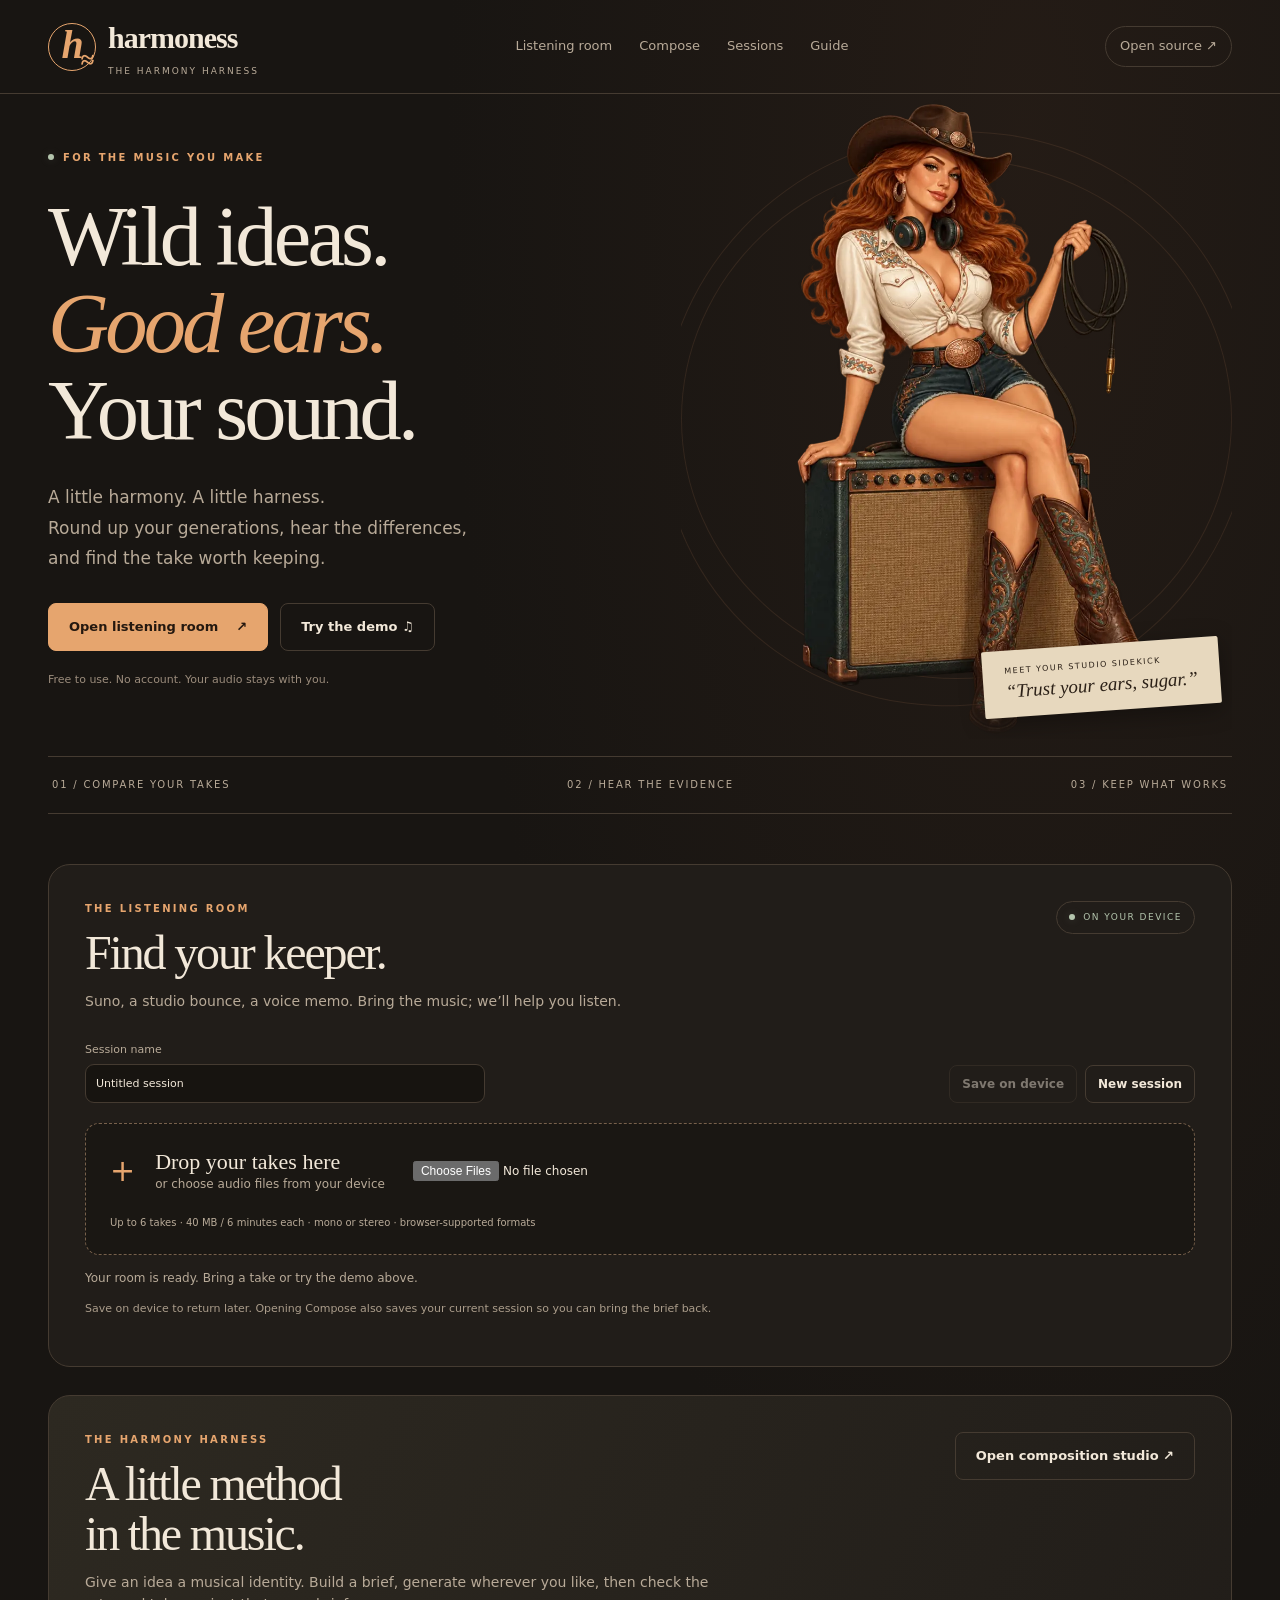
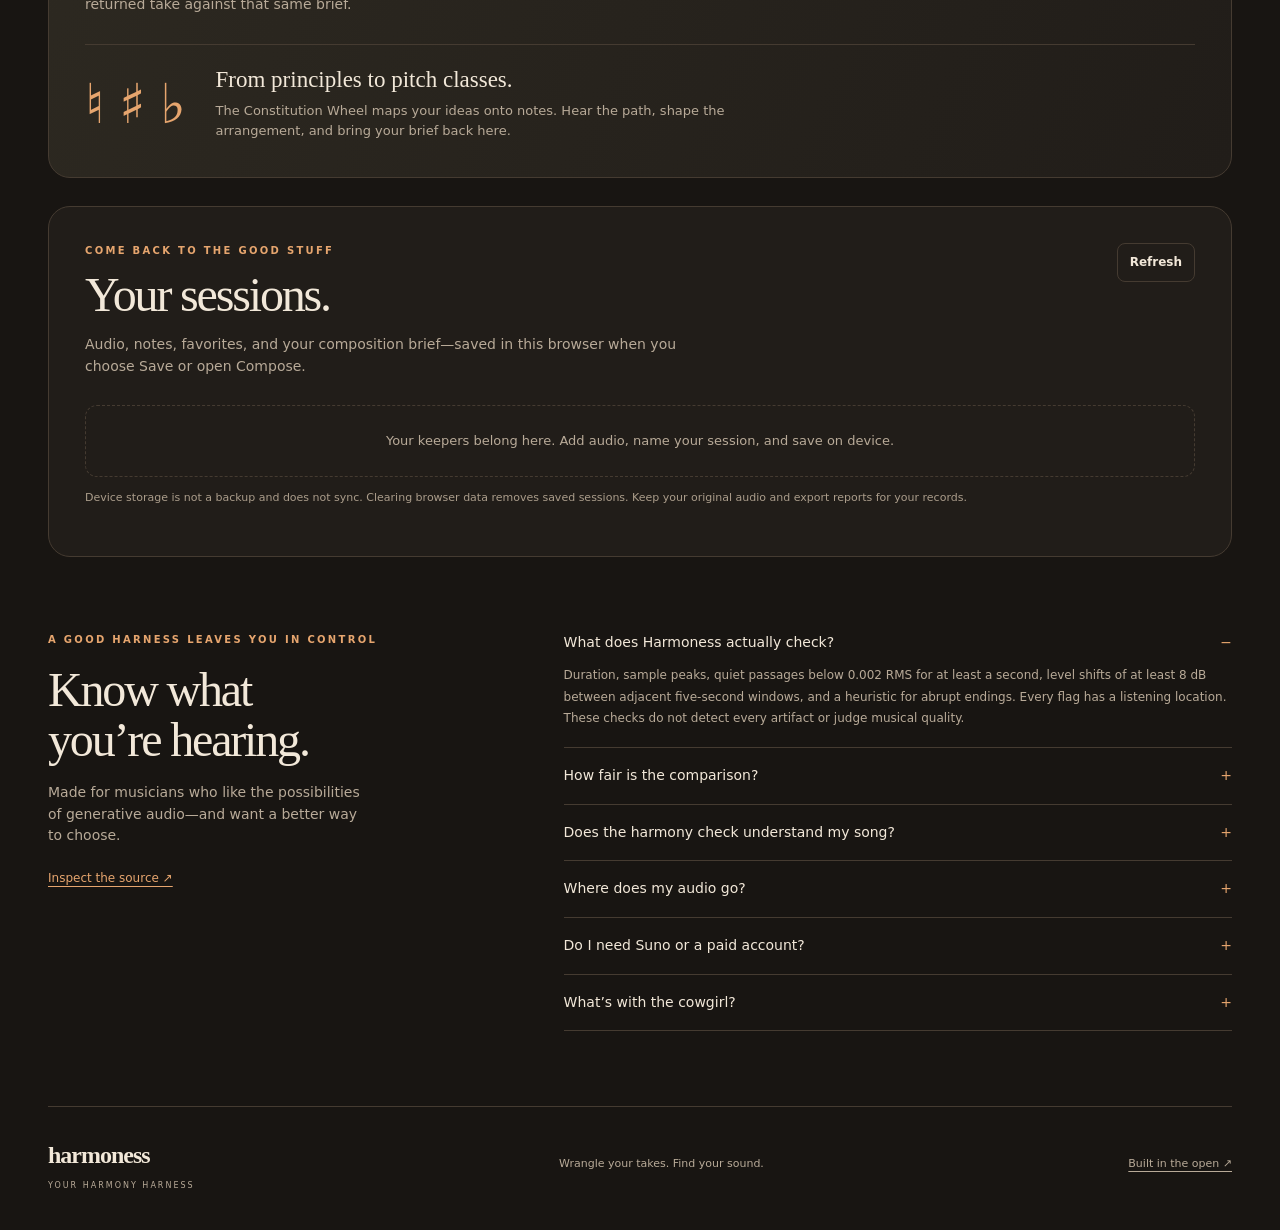
<file: site/index.html>
<!doctype html>
<html lang="en"><head>
<meta charset="utf-8"><meta name="viewport" content="width=device-width,initial-scale=1,viewport-fit=cover"><meta name="theme-color" content="#181512">
<title>Harmoness — Your harmony harness</title><meta name="description" content="Wrangle your takes. Find your sound. Compare generated music, inspect audio, and carry your musical ideas from brief to listening session. Free, private, and in your browser.">
<meta property="og:title" content="Harmoness — Your harmony harness"><meta property="og:description" content="Wrangle your takes. Find your sound. A private listening room for generated music."><meta property="og:type" content="website"><meta property="og:image" content="https://paultiffany.github.io/harmoness/assets/harmoness-cowgirl.webp">
<link rel="icon" href="./icon.svg" type="image/svg+xml"><link rel="manifest" href="./manifest.webmanifest"><link rel="stylesheet" href="./product.css">
</head><body>
<a class="skip-link" href="#listen">Skip to listening room</a>
<header class="topbar"><a class="brand" href="./" aria-label="Harmoness home"><span class="brand-mark">h<span>≈</span></span><span>harmoness<small>THE HARMONY HARNESS</small></span></a><nav aria-label="Main"><a href="#listen">Listening room</a><a href="./experiment.html">Compose</a><a href="#sessions">Sessions</a><a href="#guide">Guide</a></nav><a class="source-link" href="https://github.com/PaulTiffany/harmoness">Open source ↗</a></header>
<main>
<section class="hero"><div class="hero-copy"><div class="eyebrow"><span class="live-dot"></span> FOR THE MUSIC YOU MAKE</div><h1>Wild ideas.<br><em>Good ears.</em><br>Your sound.</h1><p class="lede">A little harmony. A little harness.<br>Round up your generations, hear the differences, and find the take worth keeping.</p><div class="hero-actions"><a class="button primary" href="#listen">Open listening room <span>↗</span></a><button id="demo" class="button ghost">Try the demo ♫</button></div><p class="privacy">Free to use. No account. Your audio stays with you.</p></div><figure class="hero-art"><div class="orbit orbit-one"></div><div class="orbit orbit-two"></div><img src="./assets/harmoness-cowgirl.webp" width="800" height="1200" alt="Harmoness cowgirl mascot with headphones, an audio cable lasso, and a vintage amplifier" fetchpriority="high"><figcaption><span>MEET YOUR STUDIO SIDEKICK</span><strong>“Trust your ears, sugar.”</strong></figcaption></figure></section>
<div class="feature-ribbon"><span>01 / COMPARE YOUR TAKES</span><span>02 / HEAR THE EVIDENCE</span><span>03 / KEEP WHAT WORKS</span></div>
<section class="panel studio" id="listen"><div class="section-heading"><div><div class="eyebrow">THE LISTENING ROOM</div><h2>Find your keeper.</h2><p class="section-copy">Suno, a studio bounce, a voice memo. Bring the music; we’ll help you listen.</p></div><span class="local-badge"><span class="live-dot"></span> ON YOUR DEVICE</span></div>
<div class="session-bar"><label>Session name<input id="session-name" maxlength="100" value="Untitled session"></label><div class="heading-actions"><button id="save-session" class="small-button" disabled>Save on device</button><button id="new-session" class="small-button">New session</button></div></div>
<div id="drop-area" class="dropzone"><span class="drop-icon" aria-hidden="true">+</span><div><label for="takes">Drop your takes here</label><span>or choose audio files from your device</span></div><input id="takes" type="file" accept="audio/*" multiple><small>Up to 6 takes · 40 MB / 6 minutes each · mono or stereo · browser-supported formats</small></div>
<p id="status" role="status" aria-live="polite">Your room is ready. Bring a take or try the demo above.</p><p id="save-status" class="caption" role="status">Save on device to return later. Opening Compose also saves your current session so you can bring the brief back.</p>
<div id="workspace" hidden>
<div class="comparison-options"><label><input id="match" type="checkbox" checked> Match levels</label><label><input id="blind" type="checkbox"> Hide names</label><button id="shuffle" class="small-button">Shuffle for blind listening</button><details class="export-menu"><summary class="small-button">Export ↗</summary><div><button id="export-session" class="small-button">JSON report</button><button id="export-csv" class="small-button">Comparison CSV</button></div></details></div>
<p class="caption">Matching turns louder takes down using average signal level (RMS). Your files are untouched. <a href="#guide">How the harness works ↓</a></p>
<div class="listening-grid"><aside><div class="column-heading"><span>YOUR TAKES</span><span id="take-count">0 / 6</span></div><div id="take-list" class="take-list"></div><p class="caption">Switch takes at the same elapsed time. Use 1–6 to select a take.</p></aside>
<div class="player-card"><div class="player-heading"><div><div class="eyebrow">NOW LISTENING</div><h3 id="active-title">Choose a take</h3></div><span id="gain-label"></span></div><canvas id="waveform" width="1000" height="150" role="img" aria-label="Audio waveform. Use the playback position slider to seek."></canvas><label for="position" class="sr-only">Playback position in seconds</label><input id="position" type="range" min="0" max="1" value="0" step="0.01"><div class="transport"><button id="play" class="button primary">Play</button><output id="clock">0:00 / 0:00</output><label>Volume<input id="volume" type="range" min="0" max="1" value="0.8" step="0.01"></label></div><div class="loop-controls"><label><input id="loop" type="checkbox"> Loop passage</label><label>From <input id="loop-start" type="number" min="0" value="0" step="0.1" aria-label="Loop start in seconds"></label><label>To <input id="loop-end" type="number" min="0.1" value="10" step="0.1" aria-label="Loop end in seconds"></label><button id="mark-start" class="small-button">Set start here</button><button id="mark-end" class="small-button">Set end here</button></div><p class="caption">Loop times are seconds. Space to play/pause; ← → to seek five seconds.</p></div></div>
<div class="inspection"><div class="section-heading"><div><div class="eyebrow">THE AUDIO HARNESS</div><h2>Something catch your ear?</h2></div><label class="filter-label">Show<select id="finding-filter"><option value="all">All listening flags</option><option value="silence">Quiet passages</option><option value="peak">Near-full-scale samples</option><option value="ending">Possible abrupt ending</option><option value="level">Level changes</option></select></label></div><div id="metrics" class="metrics"></div><div id="findings"></div><p class="caption">Flags are places to listen, not a quality score. Silence can be intentional; loud samples don’t prove distortion. <a href="#guide">See what’s measured.</a></p><div class="notes-grid"><label>Your listening notes<textarea id="notes" rows="3" placeholder="That chorus. That strange breath at 0:42. What stays? What needs another take?"></textarea></label><label>Prompt / generation notes<textarea id="take-prompt" rows="3" placeholder="Paste the prompt, model, version, or settings used for this take."></textarea></label></div></div>
</div></section>
<section class="panel brief-panel" id="brief"><div class="section-heading"><div><div class="eyebrow">THE HARMONY HARNESS</div><h2>A little method<br>in the music.</h2><p class="section-copy">Give an idea a musical identity. Build a brief, generate wherever you like, then check the returned take against that same brief.</p></div><a class="button ghost" href="./experiment.html">Open composition studio ↗</a></div><div id="brief-empty" class="brief-empty"><span class="music-symbol">♮ ♯ ♭</span><div><h3>From principles to pitch classes.</h3><p>The Constitution Wheel maps your ideas onto notes. Hear the path, shape the arrangement, and bring your brief back here.</p></div></div><div id="brief-content" hidden><div id="brief-map" class="brief-map"></div><p id="brief-description"></p><details><summary>Read generation direction</summary><p id="brief-prompt"></p></details><div class="heading-actions"><button id="check-brief" class="button primary">Check selected take</button><button id="export-brief" class="small-button">Export brief</button><button id="clear-brief" class="small-button">Remove brief</button></div><div id="brief-results" aria-live="polite"></div></div></section>
<section class="panel" id="sessions"><div class="section-heading"><div><div class="eyebrow">COME BACK TO THE GOOD STUFF</div><h2>Your sessions.</h2><p class="section-copy">Audio, notes, favorites, and your composition brief—saved in this browser when you choose Save or open Compose.</p></div><button id="refresh-sessions" class="small-button">Refresh</button></div><div id="saved-sessions" class="saved-sessions"></div><p class="caption">Device storage is not a backup and does not sync. Clearing browser data removes saved sessions. Keep your original audio and export reports for your records.</p></section>
<section id="guide" class="guide"><div><div class="eyebrow">A GOOD HARNESS LEAVES YOU IN CONTROL</div><h2>Know what<br>you’re hearing.</h2><p>Made for musicians who like the possibilities of generative audio—and want a better way to choose.</p><a href="https://github.com/PaulTiffany/harmoness">Inspect the source ↗</a></div><div class="faq"><details open><summary>What does Harmoness actually check?</summary><p>Duration, sample peaks, quiet passages below 0.002 RMS for at least a second, level shifts of at least 8 dB between adjacent five-second windows, and a heuristic for abrupt endings. Every flag has a listening location. These checks do not detect every artifact or judge musical quality.</p></details><details><summary>How fair is the comparison?</summary><p>Level matching uses whole-track RMS and attenuation only, with sample-peak headroom. It is not perceptual LUFS matching. Hide names or shuffle before listening; preferences remain your judgment. Shuffling is an informal comparison aid, not a controlled study.</p></details><details><summary>Does the harmony check understand my song?</summary><p>It estimates pitch-class energy in declared time regions. It cannot prove motif preservation, identify moral qualities, or certify artistic success. The browser result is a preview; the repository’s PCM-WAV verifier remains the canonical v0 witness.</p></details><details><summary>Where does my audio go?</summary><p>Nowhere off-device. Importing decodes and measures locally. Save on device stores audio in this browser using IndexedDB. Opening Compose also saves your current session to preserve the round trip. Reports contain measurements, notes, and prompts, not audio. There are no analytics or audio uploads.</p></details><details><summary>Do I need Suno or a paid account?</summary><p>No. Bring supported audio from any source. Harmoness does not call a generation service. The composition studio helps write directions you can use elsewhere. The demo is synthesized locally, not a Suno recording.</p></details><details><summary>What’s with the cowgirl?</summary><p>Harmony + harness = Harmoness. A little portamento, a little portmanteau. Our original illustrated studio sidekick brings the attitude. Your ears make the decisions.</p></details></div></section>
</main><footer><a class="brand" href="./">harmoness<span class="footer-tag">YOUR HARMONY HARNESS</span></a><p>Wrangle your takes. Find your sound.</p><a href="https://github.com/PaulTiffany/harmoness">Built in the open ↗</a></footer>
<noscript><p class="panel">Enable JavaScript to play and analyze audio. All processing happens on your device.</p></noscript>
<script src="./audio-checks.js"></script><script src="./pitch-checks.js"></script><script src="./sessions.js"></script><script src="./demo.js"></script><script src="./workbench.js"></script>
</body></html>
</file>
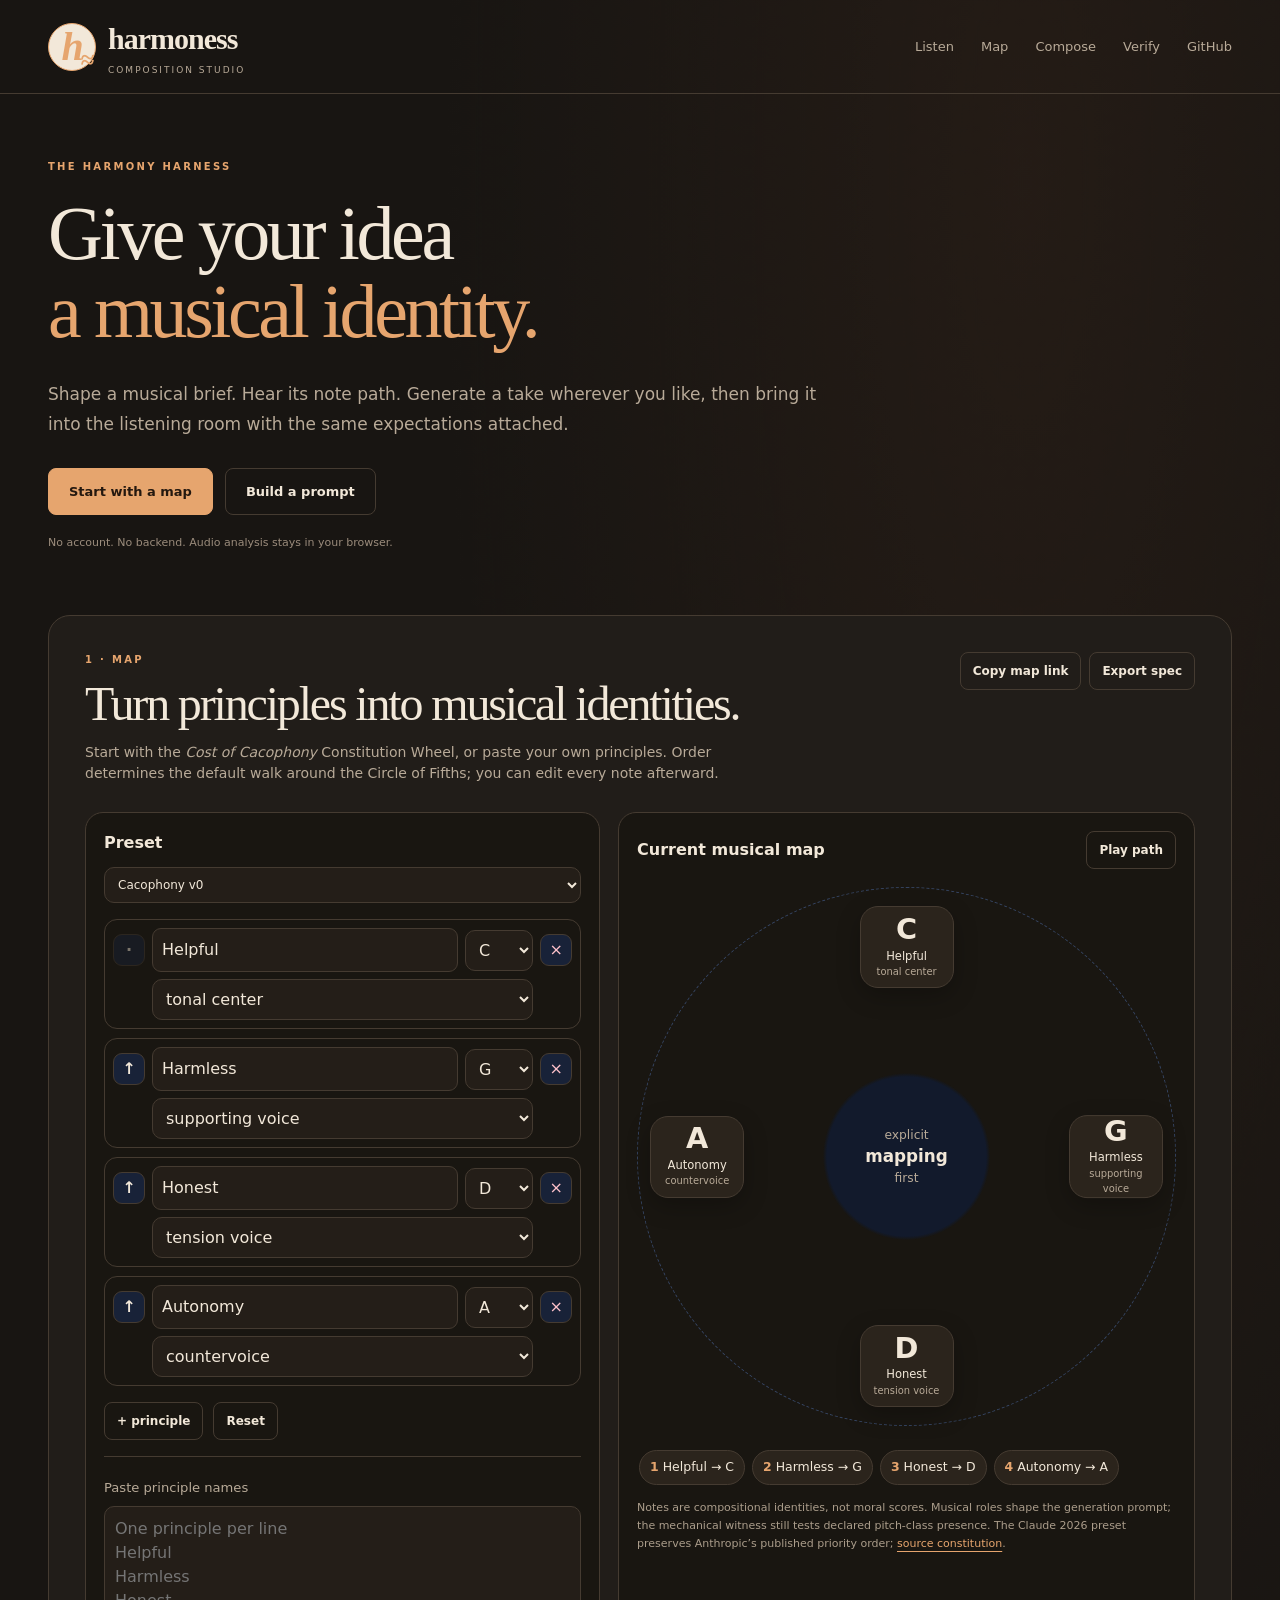
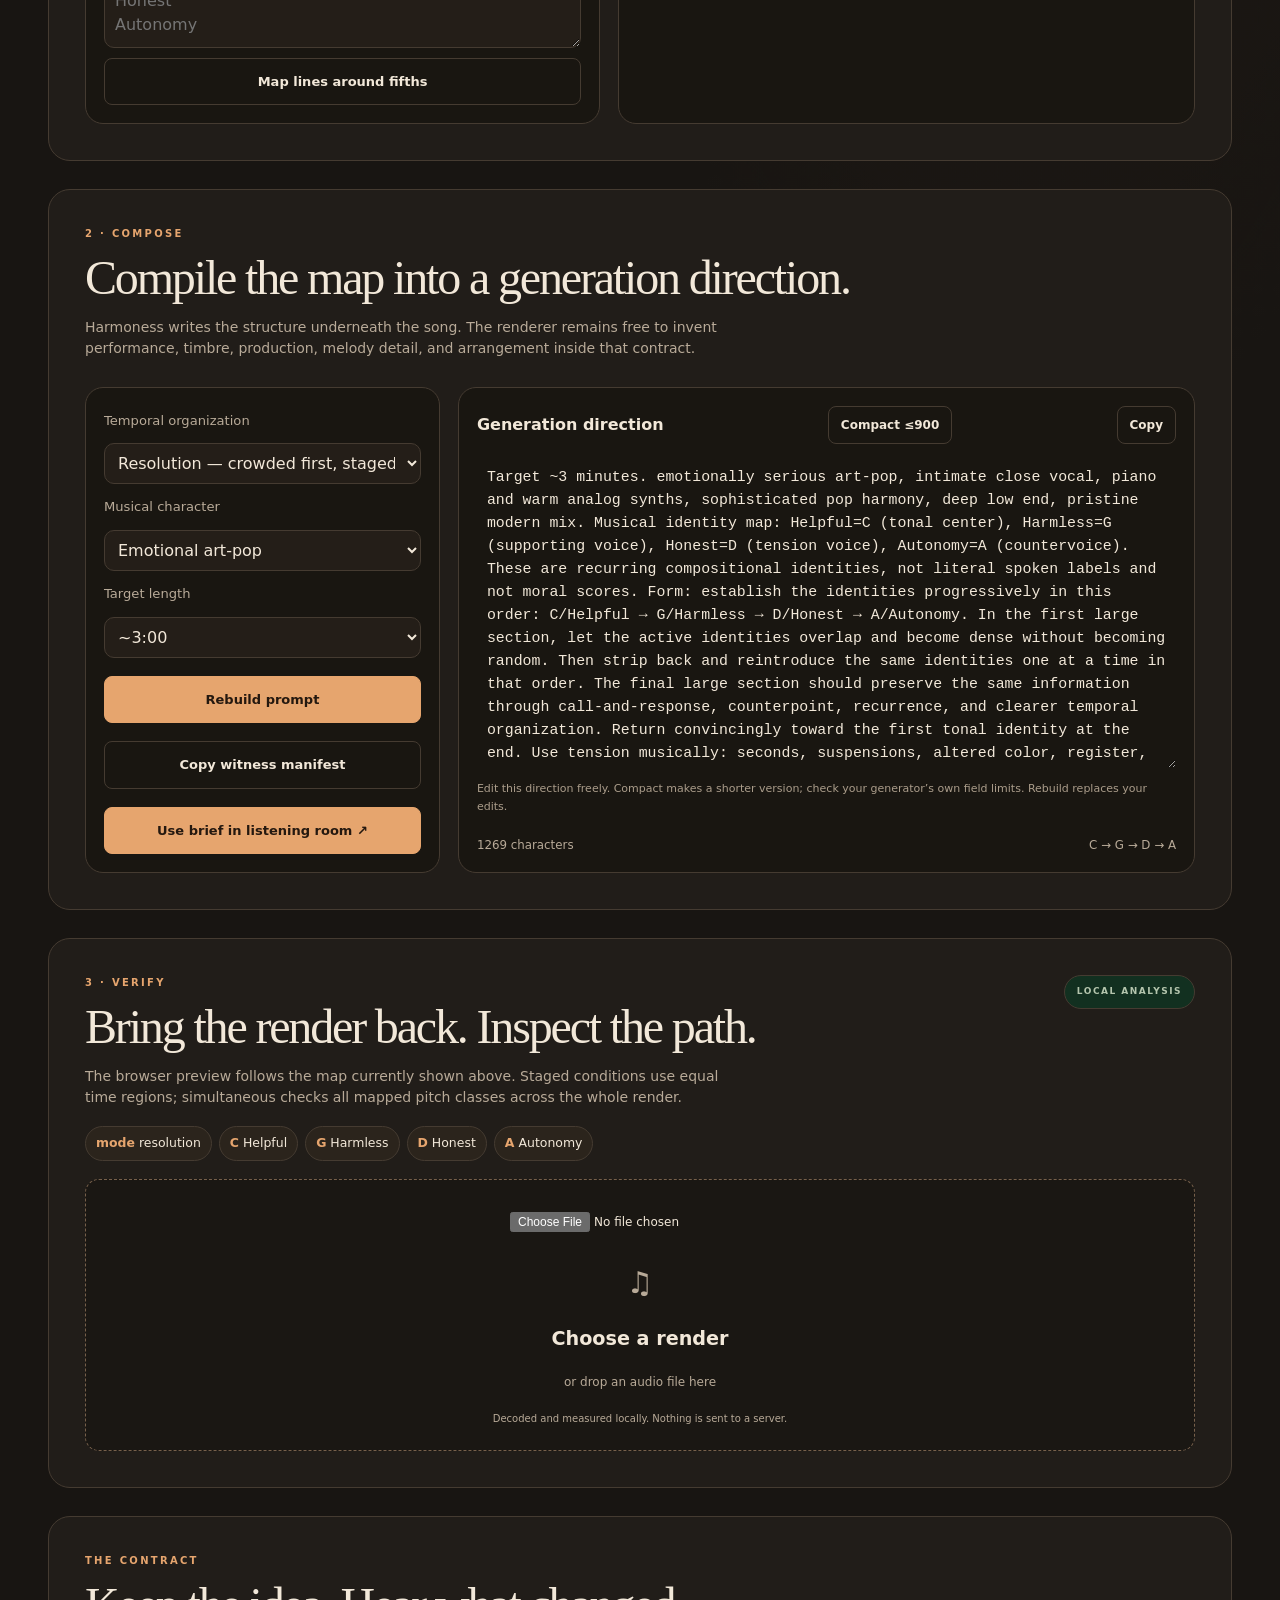
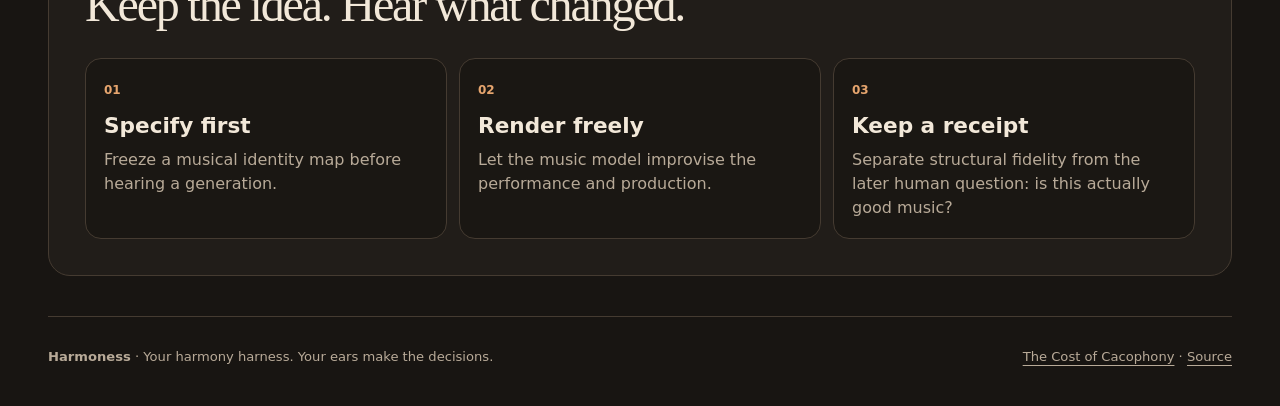
<file: site/experiment.html>
<!doctype html>
<html lang="en">
<head>
  <meta charset="utf-8">
  <meta name="viewport" content="width=device-width,initial-scale=1,viewport-fit=cover">
  <meta name="theme-color" content="#070a12">
  <meta name="description" content="Harmoness maps explicit principle structures into music prompts and deterministic audio witnesses.">
  <title>Composition studio — Harmoness</title>
  <link rel="icon" href="./icon.svg" type="image/svg+xml">
  <link rel="manifest" href="./manifest.webmanifest">
  <link rel="stylesheet" href="./styles.css">
  <link rel="stylesheet" href="./product.css">
  <link rel="stylesheet" href="./compose.css">
</head>
<body>
  <header class="topbar">
    <a class="brand" href="#top" aria-label="Harmoness home">
      <span class="brand-mark">h<span>≈</span></span><span>harmoness<small>COMPOSITION STUDIO</small></span>
    </a>
    <nav>
      <a href="./">Listen</a>
      <a href="#workbench">Map</a>
      <a href="#compose">Compose</a>
      <a href="#verify">Verify</a>
      <a href="https://github.com/PaulTiffany/harmoness">GitHub</a>
    </nav>
  </header>

  <main id="top">
    <section class="compose-intro">
      <div class="eyebrow">THE HARMONY HARNESS</div>
      <h1>Give your idea<br><em>a musical identity.</em></h1>
      <p class="lede">Shape a musical brief. Hear its note path. Generate a take wherever you like, then bring it into the listening room with the same expectations attached.</p>
      <div class="hero-actions">
        <a class="button primary" href="#workbench">Start with a map</a>
        <a class="button ghost" href="#compose">Build a prompt</a>
      </div>
      <p class="privacy">No account. No backend. Audio analysis stays in your browser.</p>
    </section>

    <section id="workbench" class="panel">
      <div class="section-heading">
        <div>
          <div class="eyebrow">1 · MAP</div>
          <h2>Turn principles into musical identities.</h2>
          <p class="section-copy">Start with the <i>Cost of Cacophony</i> Constitution Wheel, or paste your own principles. Order determines the default walk around the Circle of Fifths; you can edit every note afterward.</p>
        </div>
        <div class="heading-actions">
          <button class="small-button" id="share-map" type="button">Copy map link</button>
          <button class="small-button" id="export-spec" type="button">Export spec</button>
        </div>
      </div>

      <div class="workbench-grid">
        <div class="editor-card">
          <div class="editor-toolbar">
            <label for="preset">Preset</label>
            <select id="preset">
              <option value="cacophony" selected>Cacophony v0</option>
              <option value="claude2026">Claude Constitution 2026 — priority order</option>
              <option value="blank">Blank four-principle map</option>
            </select>
          </div>

          <div id="principle-editor" class="principle-editor" aria-live="polite"></div>

          <div class="editor-buttons">
            <button class="small-button" id="add-principle" type="button">+ principle</button>
            <button class="small-button" id="reset-map" type="button">Reset</button>
          </div>

          <div class="paste-box">
            <label for="principle-lines">Paste principle names</label>
            <textarea id="principle-lines" rows="5" placeholder="One principle per line&#10;Helpful&#10;Harmless&#10;Honest&#10;Autonomy"></textarea>
            <button class="button ghost full" id="apply-lines" type="button">Map lines around fifths</button>
          </div>
        </div>

        <div class="map-card">
          <div class="map-toolbar">
            <span>Current musical map</span>
            <button id="play-current-map" class="small-button" type="button">Play path</button>
          </div>
          <div id="dynamic-wheel" class="dynamic-wheel" role="group" aria-label="Current musical map">
            <div class="wheel-center"><span>explicit</span><strong>mapping</strong><span>first</span></div>
          </div>
          <div id="mapping-strip" class="mapping-strip"></div>
          <p class="caption">Notes are compositional identities, not moral scores. Musical roles shape the generation prompt; the mechanical witness still tests declared pitch-class presence. The Claude 2026 preset preserves Anthropic’s published priority order; <a href="https://www.anthropic.com/constitution">source constitution</a>.</p>
        </div>
      </div>
    </section>

    <section id="compose" class="panel">
      <div class="section-heading">
        <div>
          <div class="eyebrow">2 · COMPOSE</div>
          <h2>Compile the map into a generation direction.</h2>
          <p class="section-copy">Harmoness writes the structure underneath the song. The renderer remains free to invent performance, timbre, production, melody detail, and arrangement inside that contract.</p>
        </div>
      </div>

      <div class="compose-grid">
        <div class="controls">
          <label for="condition">Temporal organization</label>
          <select id="condition">
            <option value="resolution" selected>Resolution — crowded first, staged later</option>
            <option value="staged">Staged — one identity at a time</option>
            <option value="simultaneous">Simultaneous — identities together</option>
            <option value="reverse">Reverse-order control</option>
          </select>

          <label for="mood">Musical character</label>
          <select id="mood">
            <option value="artpop" selected>Emotional art-pop</option>
            <option value="ambient">Environmental / ambient</option>
            <option value="synthpop">Cinematic synth-pop</option>
            <option value="vocal">A cappella / vocal counterpoint</option>
            <option value="tape">Tape-loop solo artist</option>
          </select>

          <label for="duration">Target length</label>
          <select id="duration">
            <option value="150">~2:30</option>
            <option value="180" selected>~3:00</option>
            <option value="210">~3:30</option>
          </select>

          <button id="generate-prompt" class="button primary full" type="button">Rebuild prompt</button>
          <button id="copy-manifest" class="button ghost full" type="button">Copy witness manifest</button>
          <button id="send-brief" class="button primary full" type="button">Use brief in listening room ↗</button>
        </div>

        <div class="prompt-card">
          <div class="prompt-toolbar">
            <span>Generation direction</span>
            <button id="compact-prompt" class="small-button" type="button">Compact ≤900</button>
            <button id="copy-prompt" class="small-button" type="button">Copy</button>
          </div>
          <textarea id="prompt-output" spellcheck="false" aria-label="Generated Suno prompt"></textarea>
          <p class="caption">Edit this direction freely. Compact makes a shorter version; check your generator’s own field limits. Rebuild replaces your edits.</p>
          <div class="prompt-foot">
            <span id="prompt-count">0 characters</span>
            <span id="prompt-path">—</span>
          </div>
        </div>
      </div>
    </section>

    <section id="verify" class="panel">
      <div class="section-heading">
        <div>
          <div class="eyebrow">3 · VERIFY</div>
          <h2>Bring the render back. Inspect the path.</h2>
          <p class="section-copy">The browser preview follows the map currently shown above. Staged conditions use equal time regions; simultaneous checks all mapped pitch classes across the whole render.</p>
        </div>
        <span class="local-badge">LOCAL ANALYSIS</span>
      </div>

      <div class="verify-contract" id="verify-contract"></div>

      <label class="dropzone" id="dropzone" for="audio-file">
        <input id="audio-file" type="file" accept="audio/*">
        <span class="drop-icon">♫</span>
        <strong>Choose a render</strong>
        <span>or drop an audio file here</span>
        <small>Decoded and measured locally. Nothing is sent to a server.</small>
      </label>

      <div id="analysis" class="analysis hidden" aria-live="polite">
        <div class="verdict-row">
          <div>
            <div class="eyebrow">BROWSER WITNESS PREVIEW</div>
            <h3 id="verdict-title">Analyzing…</h3>
            <p id="file-meta"></p>
          </div>
          <div id="verdict-chip" class="verdict pending">…</div>
        </div>

        <div class="metrics">
          <div class="metric"><span>Duration</span><strong id="duration-value">—</strong></div>
          <div class="metric"><span>Silence</span><strong id="silence-value">—</strong></div>
          <div class="metric"><span>Expected path</span><strong id="path-value">—</strong></div>
        </div>

        <div class="section-results" id="section-results"></div>

        <div class="receipt-actions">
          <button id="download-receipt" class="button ghost" type="button" disabled>Download browser receipt</button>
          <a class="button ghost" href="https://github.com/PaulTiffany/harmoness/tree/main/experiments/001-constitution-wheel">Experiment protocol</a>
        </div>

        <p class="caveat">This Pages check is a deterministic public preview, not an aesthetic score. Repository CI remains the canonical v0 witness for committed PCM WAV artifacts.</p>
      </div>
    </section>

    <section class="panel explanation">
      <div class="section-heading">
        <div>
          <div class="eyebrow">THE CONTRACT</div>
          <h2>Keep the idea. Hear what changed.</h2>
        </div>
      </div>
      <div class="three-up">
        <article><span>01</span><h3>Specify first</h3><p>Freeze a musical identity map before hearing a generation.</p></article>
        <article><span>02</span><h3>Render freely</h3><p>Let the music model improvise the performance and production.</p></article>
        <article><span>03</span><h3>Keep a receipt</h3><p>Separate structural fidelity from the later human question: is this actually good music?</p></article>
      </div>
    </section>
  </main>

  <footer>
    <div><strong>Harmoness</strong> · Your harmony harness. Your ears make the decisions.</div>
    <div><a href="https://github.com/PaulTiffany/cost">The Cost of Cacophony</a> · <a href="https://github.com/PaulTiffany/harmoness">Source</a></div>
  </footer>

  <div id="toast" class="toast" role="status" aria-live="polite"></div>
  <script src="./app.js"></script>
  <script src="./compose-product.js"></script>
</body>
</html>
</file>
<file: site/product.css>
:root{--bg:#181512;--panel:#211d19;--ink:#f2e8d9;--muted:#b8aa98;--line:#453b31;--copper:#e6a56e;--sage:#b4c5ad;--radius:22px;color-scheme:dark;font-family:Inter,ui-sans-serif,system-ui,-apple-system,BlinkMacSystemFont,'Segoe UI',sans-serif;color:var(--ink);background:var(--bg);line-height:1.55}*{box-sizing:border-box}html{scroll-behavior:smooth;scroll-padding-top:110px}body{margin:0;background:radial-gradient(ellipse at 80% 5%,#36251b66,transparent 40%),var(--bg)}a{color:inherit;text-underline-offset:4px}button,input,select,textarea{font:inherit}button,a,input,summary{touch-action:manipulation}button{cursor:pointer}button:disabled{opacity:.45;cursor:not-allowed}input,textarea,select{background:#171410;color:var(--ink);border:1px solid var(--line);border-radius:9px;padding:10px;max-width:100%}input[type=checkbox]{accent-color:var(--copper);width:17px;height:17px}input[type=range]{accent-color:var(--copper);padding:0;border:0}textarea{width:100%;resize:vertical;display:block;margin-top:8px}h1,h2,h3,p,figure{margin:0}h1,h2{font-family:Georgia,'Times New Roman',serif;font-weight:400;letter-spacing:-.045em;line-height:1.03}h3{line-height:1.25}p{color:var(--muted)}button:focus-visible,a:focus-visible,input:focus-visible,summary:focus-visible,textarea:focus-visible,select:focus-visible{outline:2px solid var(--copper);outline-offset:4px}.skip-link{position:fixed;top:-100px;left:15px;z-index:100;background:var(--ink);color:var(--bg);padding:12px}.skip-link:focus{top:10px}.topbar{height:94px;max-width:1440px;margin:auto;padding:0 48px;display:flex;align-items:center;justify-content:space-between;gap:28px;border-bottom:1px solid var(--line)}.brand{display:flex;align-items:center;gap:12px;text-decoration:none;font-family:Georgia,serif;font-size:30px;font-weight:bold;letter-spacing:-1px}.brand small{display:block;font:9px/1.5 ui-sans-serif,system-ui;letter-spacing:2px;color:var(--muted);margin-top:3px}.brand-mark{font-family:Georgia,serif;font-size:40px;font-style:italic;position:relative;border:1px solid var(--copper);border-radius:50%;width:48px;height:48px;line-height:42px;text-align:center;color:var(--copper)}.brand-mark span{position:absolute;bottom:-11px;right:2px;font-size:25px}.topbar nav{display:flex;gap:27px}.topbar nav a,.source-link{font-size:13px;color:var(--muted);text-decoration:none}.topbar a:hover{color:var(--copper)}.source-link{border:1px solid var(--line);padding:9px 14px;border-radius:30px}main{max-width:1280px;width:calc(100% - 96px);margin:auto}.hero{display:grid;grid-template-columns:1.15fr 1fr;min-height:650px;align-items:center;position:relative;isolation:isolate}.hero-copy{position:relative;z-index:2;padding:50px 0}.eyebrow{font-size:10px;letter-spacing:2.3px;color:var(--copper);font-weight:700;display:flex;align-items:center;gap:9px}.live-dot{display:inline-block;width:6px;height:6px;border-radius:50%;background:var(--sage);box-shadow:0 0 10px #b4c5ad33}.hero h1{font-size:clamp(58px,6.6vw,92px);margin:28px 0}.hero h1 em{font-weight:400;color:var(--copper)}.lede{font-size:17px;line-height:1.8;max-width:450px}.hero-actions{display:flex;flex-wrap:wrap;gap:12px;margin-top:29px}.button,.small-button{display:inline-flex;align-items:center;justify-content:center;gap:18px;border-radius:8px;text-decoration:none;border:1px solid var(--line);padding:13px 20px;font-size:13px;font-weight:600;transition:background .15s,transform .15s}.button:hover,.small-button:hover{transform:translateY(-1px);background:#3b3027}.button.primary{background:var(--copper);border-color:var(--copper);color:#24180f}.button.primary:hover{background:#f1b982}.button.ghost,.small-button{background:transparent;color:var(--ink)}.small-button{font-size:12px;padding:9px 12px;gap:8px}.privacy{font-size:11px;margin-top:20px;color:#9b8c7c}.hero-art{position:relative;height:640px;display:flex;align-items:center;justify-content:center;min-width:0}.hero-art img{height:100%;width:100%;object-fit:contain;position:relative;z-index:1;mask-image:linear-gradient(black 86%,transparent 100%)}.hero-art figcaption{position:absolute;right:-8px;bottom:28px;z-index:3;transform:rotate(-4deg);background:#e7d8be;color:#2b2017;padding:15px 22px;box-shadow:0 6px 24px #0005;border-radius:2px}.hero-art figcaption span{font-size:8px;letter-spacing:1.5px;display:block}.hero-art figcaption strong{font:italic 19px Georgia,serif;display:block;margin-top:3px}.orbit{position:absolute;border:1px solid #70503b44;border-radius:50%;inset:60px 0}.orbit-two{inset:35px -22px;transform:rotate(-25deg)}.feature-ribbon{display:flex;justify-content:space-between;gap:20px;border-block:1px solid var(--line);padding:20px 4px;font-size:10px;letter-spacing:1.8px;color:var(--muted);margin:12px 0 50px}.panel{background:var(--panel);border:1px solid var(--line);border-radius:var(--radius);padding:36px;margin:28px 0}.section-heading{display:flex;gap:24px;justify-content:space-between;align-items:flex-start;margin-bottom:28px}.section-heading h2{font-size:48px;margin-top:12px}.section-copy{font-size:14px;margin-top:14px;max-width:640px}.local-badge{display:inline-flex;align-items:center;gap:8px;font-size:9px;letter-spacing:1.5px;border:1px solid var(--line);padding:9px 12px;border-radius:30px;white-space:nowrap;color:var(--sage)}.session-bar{display:flex;justify-content:space-between;align-items:flex-end;gap:15px;margin-bottom:20px}.session-bar>label{font-size:11px;color:var(--muted);flex:1;max-width:400px}.session-bar input{display:block;width:100%;margin-top:6px}.heading-actions{display:flex;gap:8px;flex-wrap:wrap}.dropzone{display:flex;align-items:center;gap:20px;flex-wrap:wrap;border:1px dashed #77604b;border-radius:14px;padding:24px;background:#1a1713}.dropzone.dragging{border-color:var(--copper);background:#32251b}.drop-icon{font-size:30px;color:var(--copper);font-weight:200}.dropzone label{font:22px Georgia,serif;display:block;cursor:pointer}.dropzone span:not(.drop-icon){display:block;font-size:12px;color:var(--muted)}.dropzone input{font-size:12px;flex:1;min-width:200px;padding:8px;max-width:100%;background:none;border:0}.dropzone small{flex-basis:100%;font-size:10px;color:var(--muted)}#status{white-space:pre-line;font-size:12px;margin-top:14px}.caption{font-size:11px;color:#ab9d8b;line-height:1.65;margin:12px 0}.comparison-options{display:flex;align-items:center;gap:22px;flex-wrap:wrap;margin-top:26px}.comparison-options label{display:flex;align-items:center;gap:8px;font-size:12px}.export-menu{margin-left:auto;position:relative}.export-menu>div{position:absolute;right:0;z-index:10;background:var(--bg);border:1px solid var(--line);padding:12px;border-radius:10px;width:170px;display:grid;gap:10px}.export-menu summary{list-style:none;cursor:pointer}.listening-grid{display:grid;grid-template-columns:270px minmax(0,1fr);gap:25px;margin:25px 0}.column-heading{display:flex;justify-content:space-between;font-size:9px;letter-spacing:1.5px;color:var(--muted);margin-bottom:10px}.take-list{display:grid;gap:9px}.take-row{padding:13px;background:#1a1713;border:1px solid var(--line);border-radius:11px;display:flex;gap:6px;flex-wrap:wrap}.take-row.selected{border-color:var(--copper);background:#33271d}.take-select{border:0;background:none;color:var(--ink);padding:0 0 8px;width:100%;text-align:left;font:inherit;cursor:pointer;min-width:0}.take-select strong{display:block;font-size:13px;overflow-wrap:anywhere}.take-select small{font-size:10px;color:var(--muted)}.take-row .small-button{padding:5px 8px;font-size:10px}.favorite[aria-pressed=true]{color:var(--copper);border-color:var(--copper)}.player-card{background:#16130f;border:1px solid var(--line);border-radius:14px;padding:24px;min-width:0}.player-heading{display:flex;justify-content:space-between;align-items:center;gap:20px}.player-heading h3{font:24px Georgia,serif;overflow-wrap:anywhere;margin-top:8px}#gain-label{font-size:10px;color:var(--sage);text-align:right}canvas{display:block;width:100%;height:150px;margin:20px 0 5px}#position{width:100%;margin:10px 0 25px}.transport{display:flex;align-items:center;gap:20px;flex-wrap:wrap}#clock{font-size:12px;font-variant-numeric:tabular-nums}.transport label{display:flex;gap:8px;align-items:center;font-size:10px;margin-left:auto;color:var(--muted)}.transport input{width:80px}.loop-controls{border-top:1px solid var(--line);padding-top:16px;margin-top:22px;display:flex;align-items:center;gap:12px;flex-wrap:wrap}.loop-controls label{font-size:11px;display:flex;align-items:center;gap:5px}.loop-controls input[type=number]{width:70px;padding:6px}.loop-controls .small-button{font-size:10px;padding:6px 8px}.inspection{border-top:1px solid var(--line);padding-top:30px;margin-top:30px}.inspection h2{font-size:34px}.filter-label{font-size:11px;color:var(--muted)}.filter-label select{display:block;font-size:12px;margin-top:5px}.metrics{display:grid;grid-template-columns:repeat(4,1fr);gap:12px;margin-bottom:20px}.metric{border:1px solid var(--line);padding:15px;border-radius:10px}.metric span{font-size:10px;color:var(--muted);display:block}.metric strong{display:block;font-size:18px;font-weight:500;margin-top:4px}.findings-list{list-style:none;padding:0;margin:0;display:grid;gap:8px}.finding{width:100%;display:flex;gap:20px;text-align:left;justify-content:flex-start;font-size:12px;background:#1a1713}.finding time{color:var(--copper);font-variant-numeric:tabular-nums}.notes-grid{display:grid;grid-template-columns:1fr 1fr;gap:18px;margin-top:24px}.notes-grid label{font-size:12px;color:var(--muted)}.notes-grid textarea{font-size:13px}.brief-panel{background:linear-gradient(115deg,#2d2921,#211d19)}.brief-empty{display:flex;align-items:center;gap:30px;border-top:1px solid var(--line);padding-top:22px}.music-symbol{font:55px Georgia,serif;color:var(--copper);white-space:nowrap}.brief-empty h3{font:23px Georgia,serif;margin-bottom:8px}.brief-empty p{font-size:13px;max-width:600px}.brief-map{display:flex;gap:10px;flex-wrap:wrap}.brief-map span{border:1px solid var(--line);border-radius:30px;padding:8px 14px;color:var(--copper);font-size:12px}#brief-description,#brief-prompt{font-size:13px;margin:16px 0;white-space:pre-wrap}#brief-content .heading-actions{margin-top:20px}.brief-result{padding:12px;border-bottom:1px solid var(--line);font-size:13px}.brief-result button{margin-right:12px}.saved-sessions{display:grid;gap:12px}.saved-row{display:flex;justify-content:space-between;align-items:center;gap:16px;border:1px solid var(--line);border-radius:10px;padding:16px}.saved-row strong{font-size:14px}.saved-row p{font-size:11px;margin-top:4px}.saved-row>div:last-child{display:flex;gap:8px}.guide{display:grid;grid-template-columns:.8fr 1.2fr;gap:70px;margin:75px 0}.guide h2{font-size:48px;margin:18px 0}.guide>div>p{font-size:14px;max-width:320px;margin-bottom:18px}.guide>div>a{font-size:12px;color:var(--copper)}.faq details{border-bottom:1px solid var(--line);padding:17px 0}.faq summary{font-size:14px;cursor:pointer;list-style:none}.faq summary:after{content:'+';float:right;color:var(--copper)}.faq details[open] summary:after{content:'−'}.faq p{font-size:12px;margin-top:12px;line-height:1.8}.faq details:first-child{padding-top:0}footer{display:flex;justify-content:space-between;gap:20px;align-items:center;max-width:1280px;width:calc(100% - 96px);margin:40px auto 0;border-top:1px solid var(--line);padding:30px 0 40px}footer .brand{font-size:24px;display:block}.footer-tag{font:8px system-ui;letter-spacing:2px;display:block;margin-top:6px;color:var(--muted)}footer p,footer>a:last-child{font-size:11px;color:var(--muted)}.sr-only{position:absolute;width:1px;height:1px;overflow:hidden;clip-path:inset(50%)}[hidden]{display:none!important}details>summary{cursor:pointer}#brief-results{margin-top:20px}.session-empty{padding:25px;border:1px dashed var(--line);border-radius:12px;text-align:center;font-size:13px}.toast{position:fixed;bottom:25px;left:50%;transform:translateX(-50%);background:var(--ink);color:var(--bg);padding:12px 20px;border-radius:10px;z-index:100}
@media(min-width:1500px){.hero-art{height:720px}.hero{min-height:730px}}
@media(max-width:1050px){.topbar{padding:0 24px}.topbar nav{gap:17px}.source-link{display:none}main,footer{width:calc(100% - 48px)}.hero h1{font-size:70px}.hero-art{height:600px}.hero-art figcaption{right:0;padding:12px}.listening-grid{grid-template-columns:220px minmax(0,1fr)}.panel{padding:28px}.guide{gap:35px}}
@media(max-width:720px){html{scroll-padding-top:20px}.topbar{height:auto;min-height:90px;flex-wrap:wrap;gap:14px;padding:18px 20px}.brand{font-size:26px}.brand-mark{width:42px;height:42px;line-height:37px;font-size:35px}.topbar nav{width:100%;justify-content:space-between;gap:8px}.topbar nav a{font-size:12px}main,footer{width:calc(100% - 32px)}.hero{grid-template-columns:1fr;min-height:0}.hero-copy{padding:36px 4px 0}.hero h1{font-size:62px;margin:20px 0}.hero .eyebrow{font-size:9px}.lede{font-size:15px;max-width:330px}.hero-art{height:390px;margin-top:0;justify-self:end;width:80%;margin-bottom:10px}.hero-art img{object-position:center}.hero-art figcaption{bottom:12px;right:0}.hero-actions{gap:10px;margin-top:24px}.hero-actions .button{font-size:12px;padding:12px 14px}.orbit{inset:40px 0}.orbit-two{inset:20px 0}.feature-ribbon{gap:16px;overflow:auto;white-space:nowrap;font-size:8px;padding:16px 0;margin:0 0 25px}.panel{padding:20px;border-radius:16px;margin:20px 0}.section-heading{flex-direction:column;gap:16px;margin-bottom:22px}.section-heading h2{font-size:38px}.section-copy{font-size:13px}.session-bar{align-items:stretch;flex-direction:column}.session-bar>label{max-width:none}.dropzone{padding:18px;gap:12px}.dropzone label{font-size:21px}.dropzone input{min-width:0;flex-basis:100%;padding:0;font-size:11px}.dropzone small{font-size:9px}.drop-icon{font-size:23px}.comparison-options{gap:14px}.comparison-options label{font-size:11px}.export-menu{margin-left:0}.listening-grid{grid-template-columns:1fr;gap:10px}.take-list{grid-template-columns:repeat(2,minmax(0,1fr))}.take-row{padding:10px}.take-row .small-button{font-size:9px;padding:5px}.take-select strong{font-size:12px}.player-card{padding:16px}.player-heading h3{font-size:22px}canvas{height:100px;margin-top:15px}.transport{gap:12px}.transport label{margin-left:0}.transport input{width:65px}.loop-controls{gap:8px}.metrics{grid-template-columns:repeat(2,1fr);gap:8px}.metric{padding:12px}.metric strong{font-size:17px}.inspection h2{font-size:31px}.filter-label select{width:100%}.notes-grid{grid-template-columns:1fr}.finding{font-size:11px;gap:12px}.brief-empty{gap:16px}.music-symbol{font-size:34px}.brief-empty h3{font-size:20px}.brief-empty p{font-size:12px}.saved-row{align-items:flex-start;flex-direction:column}.guide{grid-template-columns:1fr;gap:30px;margin:45px 4px}.guide h2{font-size:42px}.guide>div>p{max-width:none}footer{flex-wrap:wrap;gap:16px;padding-bottom:30px}footer p{width:100%;order:3}.caption{font-size:10px}.local-badge{font-size:8px}}
@media(prefers-reduced-motion:reduce){html{scroll-behavior:auto}*{transition:none!important}}
.hero-art{overflow:clip}.hero-art figcaption{right:12px}.skip-link{top:0;transform:translateY(-150%)}.skip-link:focus{top:10px;transform:none}@media(max-width:720px){.hero-art{height:320px}}
.skip-link:not(:focus){position:absolute;width:1px;height:1px;padding:0;overflow:hidden;clip-path:inset(50%)}
</file>
<file: site/styles.css>
:root{
  --bg:#070a12;--panel:#0d1220;--text:#f3f6ff;--muted:#9aa6bd;--line:#24304a;
  --accent:#b8ffcf;--hot:#ffcf70;--danger:#ff8e9e;--ok:#aef3c2;--radius:24px;
  --shadow:0 28px 80px rgba(0,0,0,.35)
}
*{box-sizing:border-box}html{scroll-behavior:smooth}body{margin:0;background:
radial-gradient(circle at 20% 0%,#16213a 0,transparent 35%),
radial-gradient(circle at 90% 20%,#1b1730 0,transparent 32%),var(--bg);
color:var(--text);font-family:Inter,ui-sans-serif,system-ui,-apple-system,BlinkMacSystemFont,"Segoe UI",sans-serif;line-height:1.5}
a{color:inherit}.topbar{position:sticky;top:0;z-index:20;display:flex;justify-content:space-between;align-items:center;padding:14px max(20px,calc((100vw - 1120px)/2));background:rgba(7,10,18,.8);backdrop-filter:blur(18px);border-bottom:1px solid rgba(255,255,255,.06)}
.brand{display:flex;gap:10px;align-items:center;text-decoration:none;font-weight:780}.brand-mark{display:grid;place-items:center;width:32px;height:32px;border-radius:10px;background:var(--text);color:var(--bg);font-weight:900}
nav{display:flex;gap:18px}nav a{text-decoration:none;color:var(--muted);font-size:.92rem}nav a:hover{color:var(--text)}
main{width:min(1120px,calc(100% - 32px));margin:auto}.hero{padding:88px 0 52px}.eyebrow{font-size:.73rem;letter-spacing:.16em;font-weight:800;color:var(--accent);text-transform:uppercase}
h1,h2,h3{line-height:1.05;margin:0}h1{font-size:clamp(3rem,8vw,6.8rem);max-width:1050px;letter-spacing:-.06em;margin-top:16px}h1 em{font-style:normal;color:var(--muted)}
h2{font-size:clamp(2rem,4vw,3.5rem);letter-spacing:-.045em}.lede{font-size:clamp(1.05rem,2vw,1.35rem);max-width:800px;color:var(--muted);margin:28px 0}.section-copy{color:var(--muted);max-width:760px;margin:12px 0 0}
.hero-actions,.heading-actions,.editor-buttons,.receipt-actions{display:flex;gap:10px;flex-wrap:wrap}.privacy{color:var(--muted);font-size:.86rem;margin-top:15px}
.button,.small-button{border:0;font:inherit;cursor:pointer;text-decoration:none;display:inline-flex;align-items:center;justify-content:center;transition:.15s}.button{padding:13px 18px;border-radius:14px;font-weight:760}.button.primary{background:var(--text);color:var(--bg)}.button.ghost{background:#151d30;color:var(--text);border:1px solid var(--line)}.button.full{width:100%;margin-top:8px}
.small-button{background:#182238;color:var(--text);padding:8px 11px;border-radius:10px;font-size:.84rem;border:1px solid var(--line)}.button:hover,.small-button:hover{transform:translateY(-1px)}
.panel{background:linear-gradient(180deg,rgba(17,25,43,.9),rgba(12,18,31,.94));border:1px solid var(--line);border-radius:var(--radius);box-shadow:var(--shadow);padding:clamp(22px,4vw,42px);margin:20px 0}.section-heading{display:flex;justify-content:space-between;gap:20px;align-items:flex-start;margin-bottom:30px}.section-heading h2{margin-top:8px}
.workbench-grid{display:grid;grid-template-columns:minmax(300px,.82fr) minmax(0,1.18fr);gap:18px}.editor-card,.map-card,.controls,.prompt-card{background:#0b1120;border:1px solid var(--line);border-radius:18px;padding:18px}
.editor-toolbar,.map-toolbar,.prompt-toolbar,.prompt-foot{display:flex;justify-content:space-between;gap:12px;align-items:center}.editor-toolbar label,.map-toolbar,.prompt-toolbar{font-weight:760}.editor-toolbar select,.controls select,.row-note,.row-role{background:#151e31;color:var(--text);border:1px solid #293650;border-radius:10px;padding:9px;font:inherit}
.principle-editor{display:flex;flex-direction:column;gap:9px;margin:16px 0}.principle-row{display:grid;grid-template-columns:32px minmax(110px,1fr) 68px minmax(110px,.8fr) 32px;gap:7px;align-items:center;background:#11192a;border:1px solid #202c43;border-radius:13px;padding:8px}.principle-row input{min-width:0;background:#0c1321;color:var(--text);border:1px solid #293650;border-radius:9px;padding:9px;font:inherit}.row-order,.row-remove{width:32px;height:32px;border-radius:9px;border:1px solid var(--line);background:#182238;color:var(--text);cursor:pointer}.row-order{font-weight:900}.row-remove{color:#ffc2cb}.row-role{min-width:0}
.paste-box{border-top:1px solid var(--line);margin-top:16px;padding-top:16px}.paste-box label,.controls label{display:block;font-size:.82rem;color:var(--muted);margin:5px 0}.paste-box textarea{width:100%;resize:vertical;background:#0c1321;color:var(--text);border:1px solid #293650;border-radius:10px;padding:10px;font:inherit}
.dynamic-wheel{position:relative;width:min(560px,100%);aspect-ratio:1;margin:18px auto;border:1px dashed #354461;border-radius:50%;background:radial-gradient(circle,#121a2c 0 21%,transparent 22% 100%)}.wheel-center{position:absolute;inset:37%;display:flex;flex-direction:column;align-items:center;justify-content:center;text-align:center;color:var(--muted);font-size:.77rem}.wheel-center strong{font-size:1.05rem;color:var(--text)}
.wheel-node{position:absolute;width:94px;min-height:82px;transform:translate(-50%,-50%);border:1px solid rgba(255,255,255,.15);background:#131d31;color:var(--text);border-radius:18px;display:flex;flex-direction:column;justify-content:center;align-items:center;cursor:pointer;box-shadow:0 8px 24px rgba(0,0,0,.24)}.wheel-node:hover{border-color:var(--accent)}.wheel-node strong{font-size:1.8rem;line-height:1}.wheel-node span{font-size:.72rem;max-width:80px;white-space:nowrap;overflow:hidden;text-overflow:ellipsis;margin-top:4px}.wheel-node small{color:var(--muted);font-size:.62rem}
.mapping-strip{display:flex;gap:7px;overflow-x:auto;padding:6px 2px 2px}.map-pill{flex:0 0 auto;border:1px solid var(--line);border-radius:999px;padding:7px 10px;background:#11192a;font-size:.78rem}.map-pill b{color:var(--accent)}.caption{color:var(--muted);font-size:.82rem;margin:14px 0 0}
.compose-grid{display:grid;grid-template-columns:minmax(240px,.65fr) minmax(0,1.35fr);gap:18px}.controls{display:flex;flex-direction:column;gap:8px}.prompt-card{display:flex;flex-direction:column;min-height:370px}.prompt-card textarea{flex:1;width:100%;resize:vertical;min-height:275px;background:transparent;color:var(--text);border:0;outline:0;margin-top:12px;font:500 .93rem/1.55 ui-monospace,SFMono-Regular,Menlo,monospace}.prompt-foot{color:var(--muted);font-size:.74rem;margin-top:8px}
.local-badge{font-size:.72rem;font-weight:850;letter-spacing:.08em;padding:7px 10px;border-radius:999px;background:#123020;color:var(--ok);border:1px solid #24583b}.verify-contract{display:flex;flex-wrap:wrap;gap:7px;margin:-10px 0 18px}.contract-pill{border:1px solid var(--line);background:#101829;border-radius:999px;padding:7px 10px;font-size:.78rem}.contract-pill b{color:var(--accent)}
.dropzone{border:1.5px dashed #3b4b68;border-radius:18px;padding:40px 20px;text-align:center;display:flex;flex-direction:column;align-items:center;gap:6px;cursor:pointer;background:#0a101d}.dropzone:hover{border-color:var(--accent);background:#0d1624}.dropzone input{display:none}.drop-icon{font-size:2rem}.dropzone span,.dropzone small{color:var(--muted)}.dropzone strong{font-size:1.2rem}
.hidden{display:none}.analysis{margin-top:24px}.verdict-row{display:flex;justify-content:space-between;gap:16px;align-items:center}.verdict-row h3{font-size:2rem;margin-top:7px}.verdict-row p{color:var(--muted);margin-bottom:0}.verdict{min-width:88px;text-align:center;padding:14px 16px;border-radius:14px;font-weight:900;letter-spacing:.06em}.verdict.pending{background:#252b39}.verdict.pass{background:#143923;color:var(--ok)}.verdict.fail{background:#40202a;color:#ffc3cc}
.metrics{display:grid;grid-template-columns:repeat(3,1fr);gap:10px;margin:24px 0}.metric{background:#0b1120;border:1px solid var(--line);border-radius:14px;padding:14px}.metric span{display:block;color:var(--muted);font-size:.75rem}.metric strong{display:block;margin-top:4px;font-size:1.05rem}
.section-results{display:grid;grid-template-columns:repeat(auto-fit,minmax(145px,1fr));gap:10px}.section-card{border:1px solid var(--line);background:#0b1120;border-radius:14px;padding:14px}.section-card.pass{border-color:#2d6a45}.section-card.fail{border-color:#74404a}.section-card .big-note{font-size:2rem;font-weight:900}.section-card .pct{font-size:1.15rem;font-weight:800}.section-card small{color:var(--muted)}.energy-bar{height:6px;background:#202b40;border-radius:10px;overflow:hidden;margin:10px 0}.energy-bar span{display:block;height:100%;background:var(--accent);border-radius:10px}
.caveat{color:var(--muted);font-size:.82rem;max-width:800px}.three-up{display:grid;grid-template-columns:repeat(3,1fr);gap:12px}.three-up article{background:#0b1120;border:1px solid var(--line);border-radius:16px;padding:18px}.three-up article>span{color:var(--accent);font-size:.75rem;font-weight:900}.three-up h3{font-size:1.35rem;margin:12px 0 8px}.three-up p{color:var(--muted);margin:0}
footer{width:min(1120px,calc(100% - 32px));margin:46px auto 32px;padding-top:20px;border-top:1px solid var(--line);display:flex;justify-content:space-between;gap:16px;color:var(--muted);font-size:.82rem}.toast{position:fixed;left:50%;bottom:24px;transform:translate(-50%,20px);opacity:0;pointer-events:none;background:#eef5ff;color:#090d16;padding:10px 14px;border-radius:12px;font-weight:750;box-shadow:0 12px 34px rgba(0,0,0,.35);transition:.2s;z-index:50}.toast.show{opacity:1;transform:translate(-50%,0)}
@media(max-width:820px){.workbench-grid,.compose-grid{grid-template-columns:1fr}.section-heading{flex-direction:column}.dynamic-wheel{width:min(520px,82vw)}.three-up{grid-template-columns:1fr}.metrics{grid-template-columns:1fr}.prompt-foot{align-items:flex-start;flex-direction:column}footer{flex-direction:column}}
@media(max-width:620px){.topbar nav a:not(:last-child){display:none}.hero{padding-top:58px}.principle-row{grid-template-columns:30px minmax(100px,1fr) 64px 30px}.row-role{grid-column:2/4}.dynamic-wheel{width:80vw}.wheel-node{width:76px;min-height:70px;border-radius:15px}.wheel-node strong{font-size:1.45rem}.wheel-node small{display:none}.verdict-row{align-items:flex-start}.verdict-row h3{font-size:1.55rem}}
@media(max-width:430px){main{width:min(100% - 20px,1120px)}.panel{padding:20px 14px;border-radius:20px}h1{font-size:3.1rem}.dynamic-wheel{width:76vw}.wheel-node{width:68px;min-height:62px}.wheel-node span{font-size:.65rem;max-width:58px}.heading-actions{width:100%}.heading-actions .small-button{flex:1}}
</file>
<file: site/compose.css>
:root{--text:#f2e8d9;--muted:#b8aa98;--accent:#e6a56e;--ok:#b4c5ad;--danger:#dc967e;--hot:#e6a56e;--shadow:none}.compose-intro{padding:65px 0 35px}.compose-intro h1{font-size:clamp(46px,6vw,76px);margin:20px 0;max-width:900px}.compose-intro h1 em{color:var(--copper);font-weight:400}.compose-intro .lede{max-width:800px}.panel{background:var(--panel)}.editor-card,.map-card,.controls,.prompt-card,.principle-row,.section-card,.metric{background:#191611;border-color:var(--line)}.editor-toolbar select,.controls select,.row-note,.row-role,.principle-row input,.paste-box textarea{background:#241e18;color:var(--ink);border-color:var(--line)}.wheel-node,.map-pill,.contract-pill{background:#2b241c;color:var(--ink);border-color:var(--line)}.wheel-center{color:var(--muted)}.prompt-toolbar{flex-wrap:wrap}#prompt-output{min-height:290px}.dropzone input{display:block}.dropzone{flex-direction:column}.three-up article{background:#1a1713;border-color:var(--line)}.caption a{color:var(--copper)}.button.full{width:100%;margin-top:10px}.topbar{position:static;background:transparent;backdrop-filter:none}.dynamic-wheel{max-width:100%}.compose-intro .hero-actions{margin-top:20px}.toast{opacity:0;pointer-events:none}.toast.show{opacity:1}.brand-mark span{color:var(--copper)}@media(max-width:720px){.compose-intro{padding:35px 0 20px}.principle-row{grid-template-columns:28px minmax(80px,1fr) 65px 28px}.row-role{grid-row:2;grid-column:2/4}.row-remove{grid-column:4;grid-row:1}.workbench-grid,.compose-grid{grid-template-columns:1fr}.dynamic-wheel{width:100%;height:300px}.wheel-node{max-width:100px}.wheel-node span{font-size:10px}.section-heading .heading-actions{gap:6px}.prompt-toolbar .small-button{font-size:10px;padding:7px}.panel .section-heading h2{font-size:32px}}
.dynamic-wheel.dense .wheel-node{width:44px;min-width:44px;height:44px;padding:4px;border-radius:50%}.dynamic-wheel.dense .wheel-node strong{font-size:17px}.dynamic-wheel.dense .wheel-node span,.dynamic-wheel.dense .wheel-node small{display:none}
.workbench-grid{grid-template-columns:minmax(0,1fr) minmax(0,1.12fr)}.editor-card,.map-card,.controls,.prompt-card{min-width:0}.editor-toolbar{flex-wrap:wrap}.editor-toolbar select{width:100%;min-width:0;font-size:12px}.principle-row{grid-template-columns:32px minmax(0,1fr) 68px 32px}.row-role{grid-row:2;grid-column:2/4}.row-remove{grid-row:1;grid-column:4}.mapping-strip{min-width:0}.dynamic-wheel.dense .wheel-node{min-height:44px}.topbar nav a{display:inline!important}@media(max-width:820px){.workbench-grid,.compose-grid{grid-template-columns:minmax(0,1fr)}.principle-row{grid-template-columns:28px minmax(0,1fr) 60px 28px}.row-order,.row-remove{width:28px}.dynamic-wheel{height:auto;aspect-ratio:1}}
</file>
